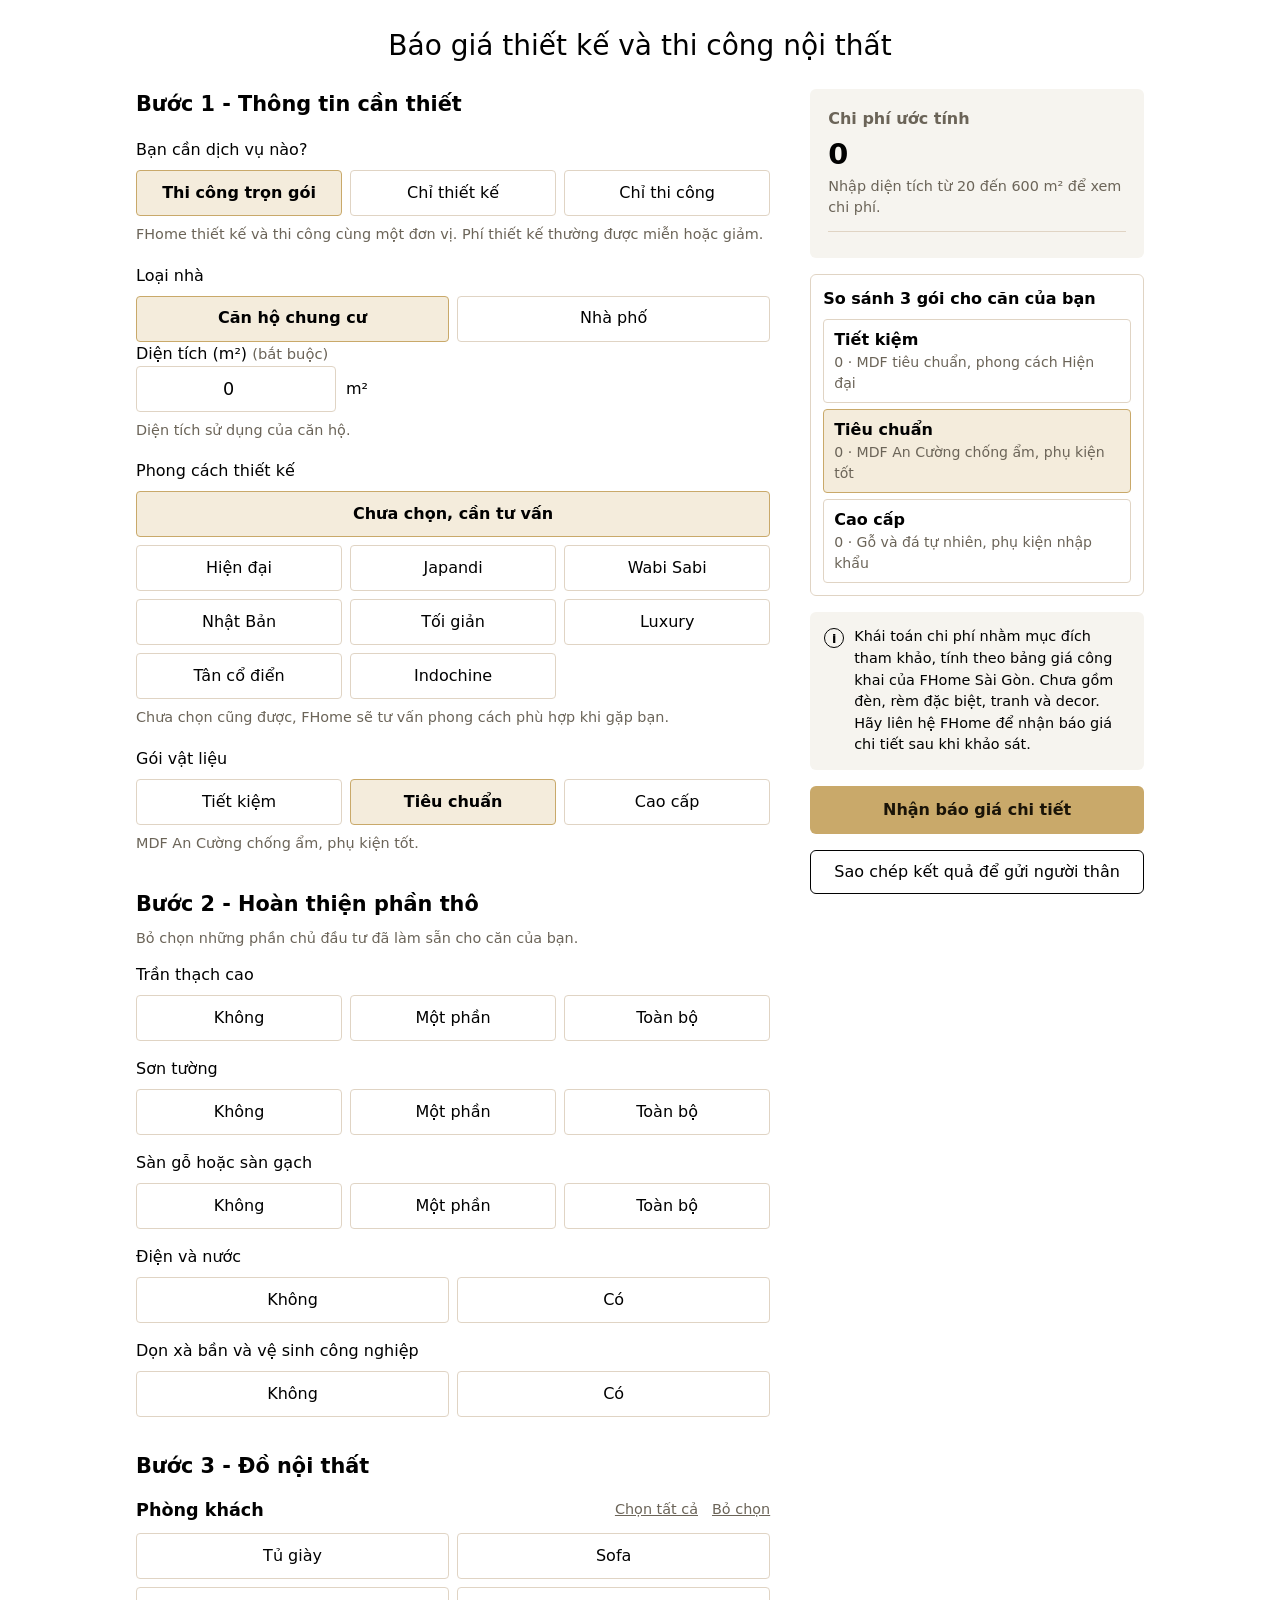
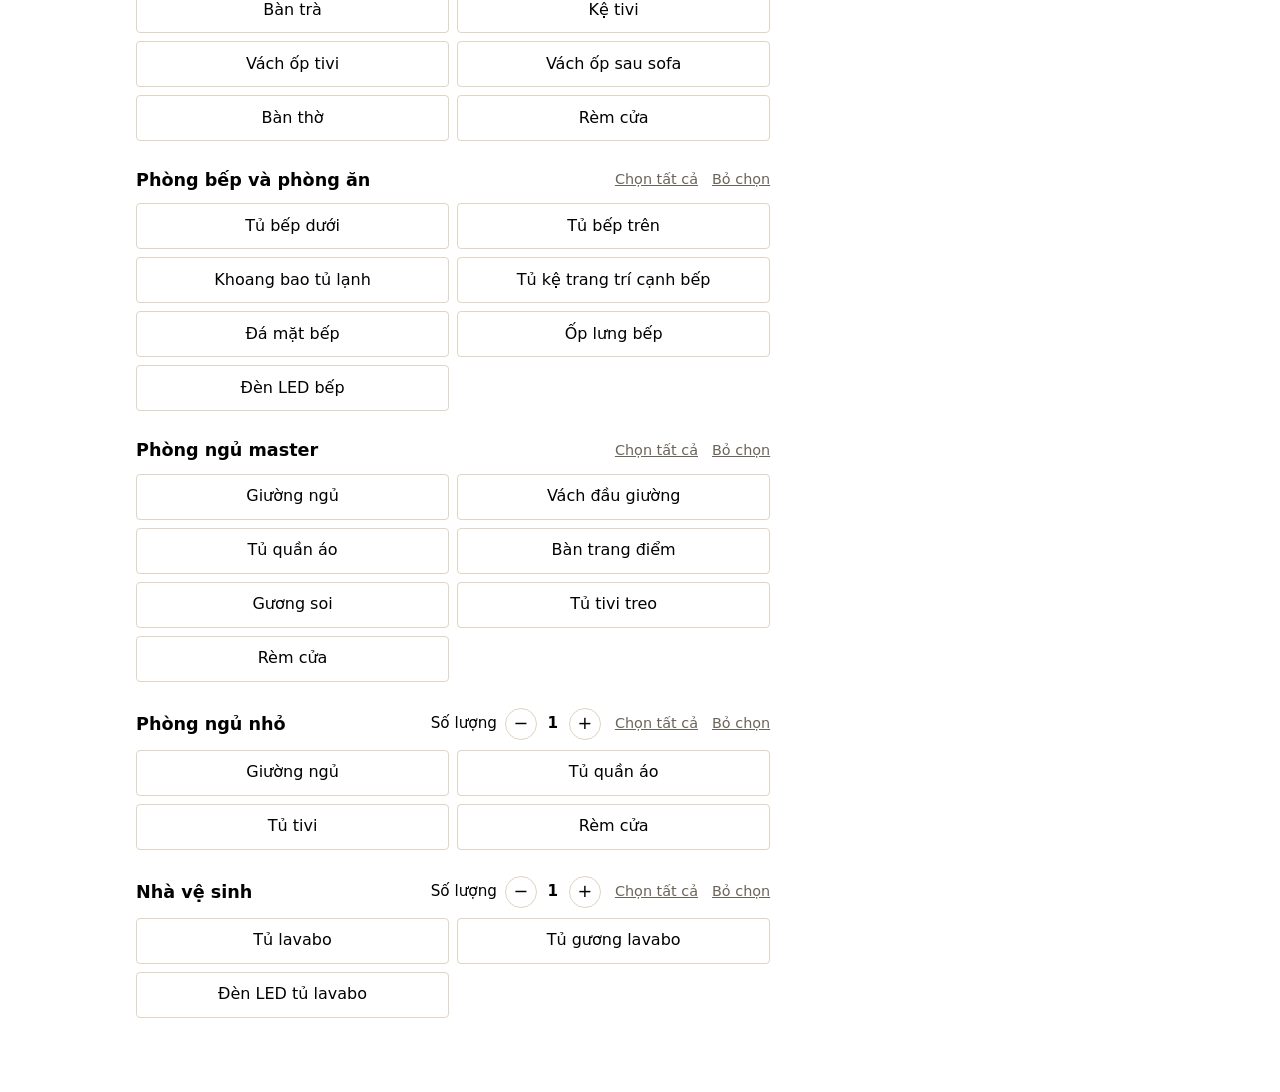
<file: index.html>
<!doctype html>
<html lang="vi">
<head>
<meta charset="utf-8">
<meta name="viewport" content="width=device-width, initial-scale=1">
<title>Báo giá thiết kế và thi công nội thất | FHome Sài Gòn</title>
<link rel="stylesheet" href="style.css">
</head>
<body style="margin:0;background:#fff">
<!--FQ-START-->
<div id="fq">
  <h1 class="fq-title">Báo giá thiết kế và thi công nội thất</h1>

  <div class="fq-grid">
    <div class="fq-left">
      <section class="fq-sec">
        <h2>Bước 1 - Thông tin cần thiết</h2>
        <div class="fq-label">Bạn cần dịch vụ nào?</div>
        <div class="fq-seg fq-seg3" id="fq-svcSeg"></div>
        <p class="fq-hint" id="fq-svcHint"></p>
        <div class="fq-label">Loại nhà</div>
        <div class="fq-seg" id="fq-typeSeg"></div>
        <label class="fq-label" for="fq-area">Diện tích (m²) <span class="fq-req">(bắt buộc)</span></label>
        <div class="fq-areabox">
          <input id="fq-area" type="number" inputmode="decimal" min="1" step="any" placeholder="0">
          <span>m²</span>
        </div>
        <p class="fq-hint" id="fq-areaHint"></p>
        <div class="fq-label">Phong cách thiết kế</div>
        <div class="fq-seg fq-styles" id="fq-styleSeg"></div>
        <p class="fq-hint" id="fq-styleHint"></p>
        <div class="fq-slider" id="fq-styleGal" hidden role="region" aria-roledescription="carousel" aria-label="Ảnh công trình FHome theo phong cách">
          <div class="fq-track" id="fq-track"></div>
          <button type="button" class="fq-nav prev" id="fq-prev" aria-label="Ảnh trước">‹</button>
          <button type="button" class="fq-nav next" id="fq-next" aria-label="Ảnh sau">›</button>
          <div class="fq-slcap"><div><b id="fq-galTitle"></b><span id="fq-galCap"></span></div><span class="fq-dots" id="fq-dots"></span></div>
        </div>
        <div id="fq-tierBox">
        <div class="fq-label">Gói vật liệu</div>
        <div class="fq-seg fq-seg3" id="fq-tierSeg"></div>
        <p class="fq-hint" id="fq-tierHint"></p>
        </div>
      </section>

      <section class="fq-sec" id="fq-secTho">
        <h2>Bước 2 - Hoàn thiện phần thô</h2>
        <p class="fq-hint fq-lead">Bỏ chọn những phần chủ đầu tư đã làm sẵn cho căn của bạn.</p>
        <div id="fq-thoList"></div>
      </section>

      <section class="fq-sec" id="fq-secRoom">
        <h2>Bước 3 - Đồ nội thất</h2>
        <div id="fq-roomList"></div>
      </section>
    </div>

    <aside class="fq-right" id="fq-panel">
      <div class="fq-sum">
        <div class="fq-sumrow"><span class="fq-sumlabel">Chi phí ước tính</span></div>
        <div class="fq-total" id="fq-total">0</div>
        <div class="fq-sumsub" id="fq-sumSub"></div>
        <ul class="fq-lines" id="fq-lines"></ul>
        <p class="fq-hint" id="fq-designFee"></p>
      </div>
      <div class="fq-cmp" id="fq-cmpBox">
        <div class="fq-cmphead">So sánh 3 gói cho căn của bạn</div>
        <div id="fq-cmp"></div>
      </div>
      <div class="fq-note">
        <span class="fq-i" aria-hidden="true">i</span>
        <p>Khái toán chi phí nhằm mục đích tham khảo, tính theo bảng giá công khai của FHome Sài Gòn. Chưa gồm đèn, rèm đặc biệt, tranh và decor. Hãy liên hệ FHome để nhận báo giá chi tiết sau khi khảo sát.</p>
      </div>
      <button type="button" class="fq-cta" id="fq-open">Nhận báo giá chi tiết</button>
      <button type="button" class="fq-ghost" id="fq-copy">Sao chép kết quả để gửi người thân</button>
    </aside>
  </div>


  <div class="fq-mbar" id="fq-mbar">
    <div><small>Chi phí ước tính</small><b id="fq-mtotal">0</b></div>
    <button type="button" class="fq-cta" id="fq-open2">Nhận báo giá</button>
  </div>

  <div class="fq-modal" id="fq-modal" hidden role="dialog" aria-modal="true" aria-labelledby="fq-mtitle">
    <div class="fq-dialog">
      <button type="button" class="fq-x" id="fq-close" aria-label="Đóng">×</button>
      <form id="fq-leadForm" novalidate>
        <h3 id="fq-mtitle">Nhận báo giá chi tiết</h3>
        <p class="fq-mlead">Để lại thông tin, FHome sẽ liên hệ trong ngày làm việc để khảo sát và chốt giá sát thực tế.</p>
        <div class="fq-mquote" id="fq-mquote"></div>
        <label>Họ tên
          <input name="fqname" type="text" required autocomplete="name">
        </label>
        <label>Số điện thoại
          <input name="fqphone" type="tel" inputmode="tel" required autocomplete="tel" placeholder="09xx xxx xxx">
        </label>
        <label id="fq-emailWrap" hidden>Email
          <input name="fqemail" type="email" autocomplete="email" placeholder="ten@email.com">
        </label>
        <label>Khu vực hoặc dự án (không bắt buộc)
          <input name="fqplace" type="text" placeholder="Ví dụ Vinhomes Grand Park, Thủ Đức">
        </label>
        <p class="fq-err" id="fq-leadError" role="alert" hidden></p>
        <button class="fq-cta" type="submit" id="fq-leadBtn">Gửi thông tin nhận báo giá</button>
      </form>
      <div id="fq-thanks" hidden>
        <h3>Đã nhận thông tin của bạn</h3>
        <p>Cảm ơn bạn. FHome sẽ liên hệ sớm để tư vấn và báo giá chi tiết.</p>
        <div class="fq-sheet">
          <div class="fq-sheethead">Bảng báo giá của bạn</div>
          <pre id="fq-sheet"></pre>
          <button type="button" class="fq-ghost" id="fq-copy2">Sao chép bảng báo giá</button>
          <p class="fq-hint" id="fq-sheetNote"></p>
        </div>
        <div class="fq-contact" id="fq-contactBtns"></div>
      </div>
    </div>
  </div>
</div>
<!--FQ-END-->

<script src="pricing.js"></script>
<script src="app.js"></script>
</body>
</html>
</file>
<file: style.css>
/* Bố cục theo công cụ báo giá của Space T: trang dài 3 bước, khung tổng tiền cố định bên phải.
   Màu và font theo fhomesg.vn: vàng #C9A96A, kem #F6F4EF, chữ đen, Roboto.
   Mọi luật CSS nằm trong #fq để không đụng giao diện theme WordPress. */
#fq{
  --bg:#fff; --cream:#F6F4EF; --ink:#010101; --muted:#6b6458; --line:#E0D4C4;
  --gold:#C9A96A; --gold-ink:#1a1408; --gold-soft:#f4ecdc; --err:#b42318;
  max-width:1040px;margin:0 auto;padding:28px 16px 40px;background:var(--bg);color:var(--ink);
  font:16px/1.5 Roboto,system-ui,-apple-system,"Segoe UI",sans-serif;box-sizing:border-box;position:relative;
}
#fq *,#fq *::before,#fq *::after{box-sizing:border-box}
#fq [hidden]{display:none!important}
#fq button{font:inherit;color:inherit;cursor:pointer;text-transform:none;letter-spacing:0;box-shadow:none}
#fq .fq-title{font-size:1.75rem;line-height:1.25;font-weight:500;text-align:center;margin:0 0 26px;color:var(--ink)}
#fq h2{font-size:1.3rem;font-weight:700;margin:0 0 14px;color:var(--ink)}
#fq h3{font-size:1.15rem;font-weight:700;margin:0 0 8px;color:var(--ink)}

#fq .fq-grid{display:grid;grid-template-columns:minmax(0,1.9fr) minmax(0,1fr);gap:40px;align-items:start}
#fq .fq-sec{margin-bottom:34px}
#fq .fq-label{margin:18px 0 8px;color:var(--ink)}
#fq .fq-req{color:var(--muted);font-size:.92rem}
#fq .fq-hint{color:var(--muted);font-size:.9rem;margin:8px 0 0}
#fq .fq-lead{margin:-6px 0 14px}

/* Nút chọn một trong nhiều */
#fq .fq-seg{display:grid;grid-template-columns:repeat(2,minmax(0,1fr));gap:8px}
#fq .fq-seg3{grid-template-columns:repeat(3,minmax(0,1fr))}
#fq .fq-styles{grid-template-columns:repeat(3,minmax(0,1fr))}
#fq .fq-styles .fq-none{grid-column:1/-1}
#fq .fq-hint.warn{color:var(--ink);background:var(--gold-soft);border-radius:4px;padding:8px 10px}
#fq .fq-seg button,#fq .fq-chip{min-height:46px;padding:8px 12px;background:#fff;border:1px solid var(--line);border-radius:4px;color:var(--ink);text-align:center;line-height:1.3}
#fq .fq-seg button:hover,#fq .fq-chip:hover{border-color:var(--gold)}
#fq .fq-seg button[aria-pressed="true"],#fq .fq-chip[aria-pressed="true"]{background:var(--gold-soft);border-color:var(--gold);font-weight:700}
#fq .fq-chip:focus-visible,#fq .fq-seg button:focus-visible,#fq .fq-cta:focus-visible,#fq .fq-areabox input:focus-visible{outline:2px solid var(--ink);outline-offset:2px}

/* Ô diện tích */
#fq .fq-areabox{display:flex;align-items:center;gap:10px}
#fq .fq-areabox input{width:200px;max-width:60%;height:46px;padding:0 14px;border:1px solid var(--line);border-radius:4px;background:#fff;color:var(--ink);font:inherit;font-size:1.1rem;text-align:center;margin:0}

/* Hàng chọn phần thô, đồ nội thất */
#fq .fq-row{margin-bottom:16px}
#fq .fq-rowname{margin:0 0 8px}
#fq .fq-opts{display:grid;grid-template-columns:repeat(3,minmax(0,1fr));gap:8px}
#fq .fq-opts.two{grid-template-columns:repeat(2,minmax(0,1fr))}
#fq .fq-room{margin-bottom:26px}
#fq .fq-roomhead{display:flex;align-items:center;justify-content:space-between;gap:12px;flex-wrap:wrap;margin-bottom:10px}
#fq .fq-roomhead h4{margin:0;font-size:1.1rem;font-weight:700}
#fq .fq-tools{display:flex;align-items:center;gap:14px;flex-wrap:wrap}
#fq .fq-link{background:none;border:0;padding:0;color:var(--muted);text-decoration:underline;font-size:.9rem}
#fq .fq-link:hover{color:var(--ink)}
#fq .fq-count{display:flex;align-items:center;gap:8px;font-size:.95rem}
#fq .fq-count button{width:32px;height:32px;padding:0;border-radius:50%;border:1px solid var(--line);background:#fff;font-size:1.1rem;line-height:1}
#fq .fq-count button:hover{border-color:var(--gold)}
#fq .fq-count b{min-width:16px;text-align:center}
#fq .fq-items{display:grid;grid-template-columns:repeat(2,minmax(0,1fr));gap:8px}
#fq .fq-items.off{opacity:.4;pointer-events:none}

/* Khung tổng tiền bên phải */
#fq .fq-right{position:sticky;top:16px;display:flex;flex-direction:column;gap:16px}
#fq .fq-sum{background:var(--cream);border-radius:6px;padding:18px}
#fq .fq-sumlabel{color:var(--muted);font-weight:700}
#fq .fq-total{font-size:1.8rem;font-weight:700;line-height:1.2;margin:6px 0 4px;font-variant-numeric:tabular-nums}
#fq .fq-sumsub{color:var(--muted);font-size:.9rem}
#fq .fq-lines{list-style:none;margin:12px 0 0;padding:0;border-top:1px solid var(--line)}
#fq .fq-lines li{display:flex;justify-content:space-between;gap:10px;padding:7px 0;border-bottom:1px solid var(--line);font-size:.92rem}
#fq .fq-lines li span:last-child{white-space:nowrap;font-variant-numeric:tabular-nums}
#fq .fq-note{display:flex;gap:10px;background:var(--cream);border-radius:6px;padding:14px}
#fq .fq-note p{margin:0;font-size:.9rem;color:var(--ink)}
#fq .fq-i{flex:none;width:20px;height:20px;border:1.5px solid var(--ink);border-radius:50%;font-size:.8rem;font-weight:700;display:flex;align-items:center;justify-content:center;margin-top:2px}
#fq .fq-cta{display:block;width:100%;min-height:48px;padding:10px 18px;background:var(--gold);color:var(--gold-ink);border:0;border-radius:6px;font-weight:700}
#fq .fq-cta:hover{filter:brightness(1.06)}
#fq .fq-cta:disabled{opacity:.6;cursor:wait}

/* Slide ảnh công trình theo phong cách */
#fq .fq-slider{position:relative;margin-top:12px;border-radius:6px;overflow:hidden;background:var(--cream)}
#fq .fq-track{display:flex;overflow-x:auto;scroll-snap-type:x mandatory;scrollbar-width:none;-webkit-overflow-scrolling:touch}
#fq .fq-track::-webkit-scrollbar{display:none}
#fq .fq-track img{flex:0 0 100%;width:100%;aspect-ratio:3/2;object-fit:cover;scroll-snap-align:start;display:block}
#fq .fq-nav{position:absolute;top:calc(50% - 38px);width:40px;height:40px;padding:0;border:1px solid var(--line);border-radius:50%;background:rgba(255,255,255,.92);font-size:1.5rem;line-height:1;display:flex;align-items:center;justify-content:center}
#fq .fq-nav.prev{left:10px}
#fq .fq-nav.next{right:10px}
#fq .fq-nav:hover{background:#fff;border-color:var(--gold)}
#fq .fq-slcap{display:flex;justify-content:space-between;align-items:center;gap:12px;padding:10px 12px;font-size:.88rem;color:var(--muted)}
#fq .fq-slcap b{display:block;font-size:.95rem;color:var(--ink);line-height:1.35}
#fq .fq-slcap div span{display:block;margin-top:2px}
#fq .fq-dots{display:flex;gap:6px;flex:none}
#fq .fq-dots button{width:9px;height:9px;padding:0;border:0;border-radius:50%;background:var(--line)}
#fq .fq-dots button[aria-current="true"]{background:var(--gold)}

/* So sánh 3 gói */
#fq .fq-cmp{border:1px solid var(--line);border-radius:6px;padding:12px}
#fq .fq-cmphead{font-weight:700;margin-bottom:8px}
#fq .fq-cmprow{display:block;width:100%;text-align:left;background:#fff;border:1px solid var(--line);border-radius:4px;padding:8px 10px;margin-bottom:6px}
#fq .fq-cmprow:last-child{margin-bottom:0}
#fq .fq-cmprow:hover{border-color:var(--gold)}
#fq .fq-cmprow[aria-pressed="true"]{background:var(--gold-soft);border-color:var(--gold)}
#fq .fq-cmprow b{display:block}
#fq .fq-cmprow span{display:block;font-size:.88rem;color:var(--muted);font-variant-numeric:tabular-nums}
#fq .fq-ghost{display:block;width:100%;min-height:44px;padding:8px 14px;background:#fff;border:1px solid var(--ink);border-radius:6px;font-weight:500}
#fq .fq-ghost:hover{background:var(--cream)}

/* Bảng báo giá sau khi gửi thông tin */
#fq .fq-sheet{background:var(--cream);border-radius:6px;padding:12px;margin:14px 0}
#fq .fq-sheethead{font-weight:700;margin-bottom:6px}
#fq .fq-sheet pre{margin:0 0 10px;white-space:pre-wrap;word-break:break-word;font:inherit;font-size:.9rem;max-height:220px;overflow:auto}

/* Thanh tổng tiền trên điện thoại */
#fq .fq-mbar{display:none}

/* Cửa sổ nhập thông tin */
#fq .fq-modal{position:fixed;inset:0;z-index:99999;background:rgba(1,1,1,.55);display:flex;align-items:center;justify-content:center;padding:16px;overflow-y:auto}
#fq .fq-dialog{position:relative;width:100%;max-width:440px;background:#fff;border-radius:8px;padding:24px 20px 20px;margin:auto}
#fq .fq-x{position:absolute;right:10px;top:8px;width:36px;height:36px;border:0;background:none;font-size:1.6rem;line-height:1}
#fq .fq-mlead{margin:0 0 12px;color:var(--muted);font-size:.95rem}
#fq .fq-mquote{background:var(--cream);border-radius:6px;padding:10px 12px;margin-bottom:14px;font-size:.92rem}
#fq .fq-mquote b{font-size:1.1rem}
#fq .fq-dialog label{display:block;font-weight:500;margin-bottom:12px}
#fq .fq-dialog input{display:block;width:100%;margin:6px 0 0;height:46px;padding:0 12px;border:1px solid var(--line);border-radius:4px;background:#fff;color:var(--ink);font:inherit}
#fq .fq-dialog input:focus{outline:2px solid var(--gold);border-color:var(--gold)}
#fq .fq-err{color:var(--err);margin:0 0 10px;font-size:.92rem}
#fq .fq-contact{display:flex;gap:10px;flex-wrap:wrap;margin-top:12px}
#fq .fq-contact a{background:var(--gold);color:var(--gold-ink);padding:10px 16px;border-radius:6px;text-decoration:none;font-weight:700}

@media (max-width:860px){
  #fq{padding-bottom:0}
  #fq .fq-title{font-size:1.45rem}
  #fq .fq-grid{grid-template-columns:minmax(0,1fr);gap:0}
  #fq .fq-right{position:static;margin-bottom:84px}
  #fq .fq-right .fq-cta{display:none}
  #fq .fq-mbar{display:flex;position:sticky;bottom:0;z-index:20;align-items:center;justify-content:space-between;gap:12px;margin:0 -16px;padding:10px 16px calc(10px + env(safe-area-inset-bottom,0px));background:#fff;border-top:1px solid var(--line)}
  #fq .fq-mbar small{display:block;color:var(--muted);font-size:.8rem}
  #fq .fq-mbar b{font-size:1.1rem;font-variant-numeric:tabular-nums}
  #fq .fq-mbar .fq-cta{width:auto;flex:none}
}
@media (max-width:480px){
  #fq .fq-styles{grid-template-columns:repeat(2,minmax(0,1fr))}
  #fq .fq-items{grid-template-columns:minmax(0,1fr)}
  #fq .fq-seg3,#fq .fq-opts{grid-template-columns:repeat(3,minmax(0,1fr))}
  #fq .fq-seg3 button{font-size:.9rem;padding:6px}
}
@media (prefers-reduced-motion:no-preference){
  #fq .fq-seg button,#fq .fq-chip{transition:background .15s,border-color .15s}
}
</file>
